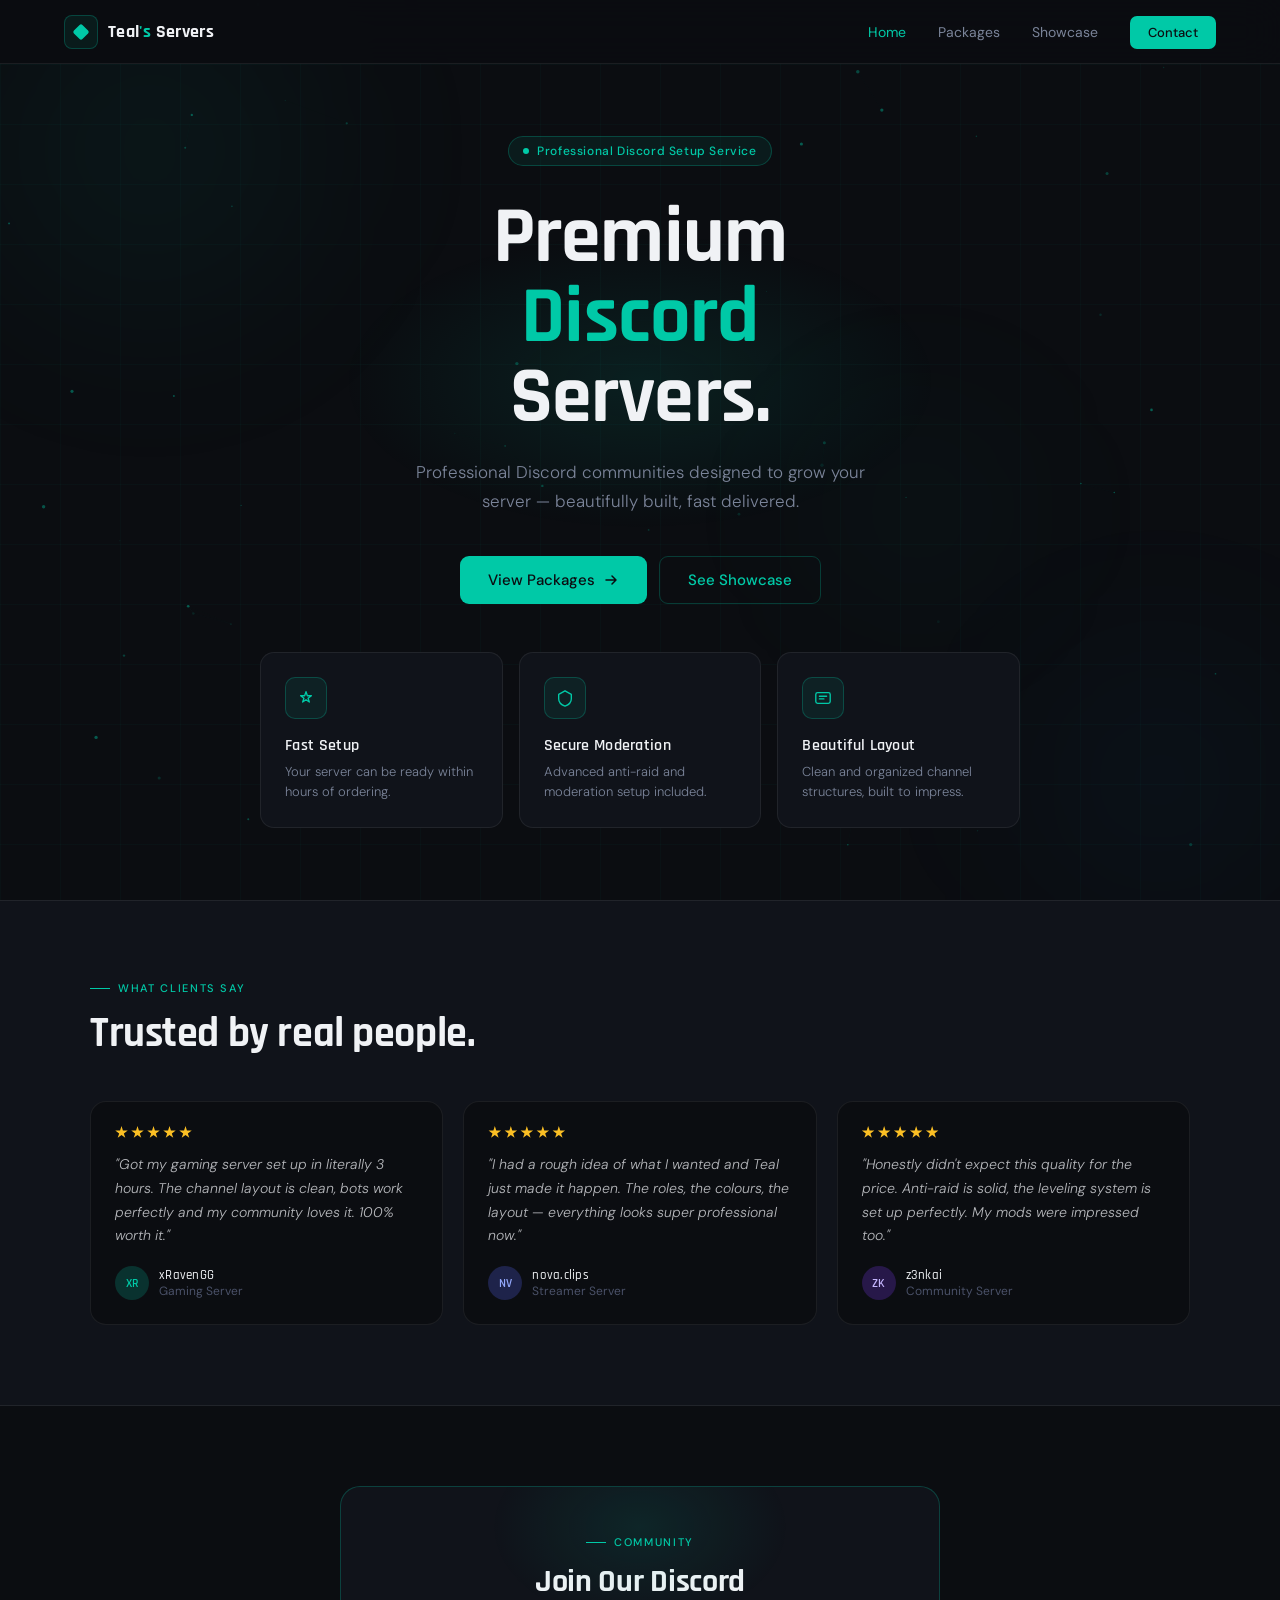
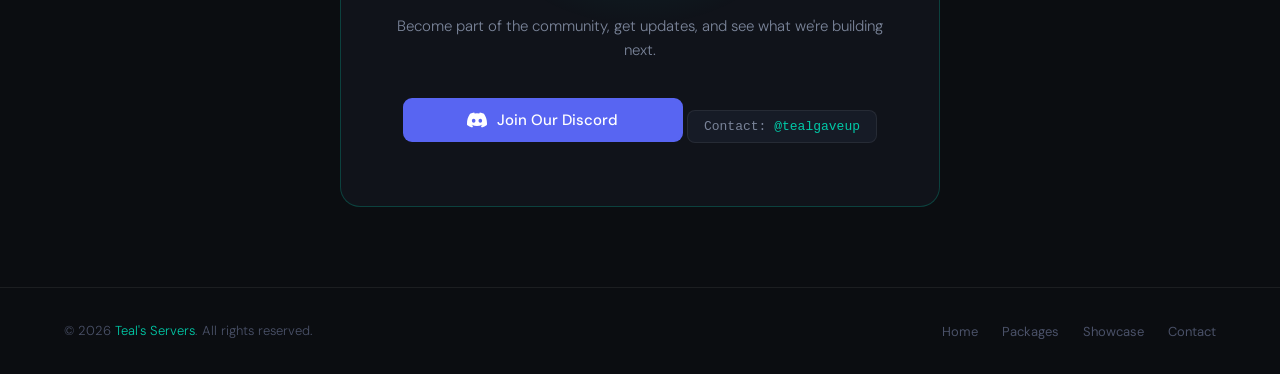
<file: index.html>
<!DOCTYPE html>
<html lang="en">
<head>
<meta charset="UTF-8">
<meta name="viewport" content="width=device-width, initial-scale=1.0">
<title>Teal's Servers — Premium Discord Setup</title>
<link rel="preconnect" href="https://fonts.googleapis.com">
<link rel="preconnect" href="https://fonts.gstatic.com" crossorigin>
<link href="https://fonts.googleapis.com/css2?family=Rajdhani:wght@400;500;600;700&family=DM+Sans:wght@300;400;500&display=swap" rel="stylesheet">
<link rel="icon" href="data:image/svg+xml,<svg xmlns='http://www.w3.org/2000/svg' viewBox='0 0 32 32'><rect x='8' y='8' width='16' height='16' rx='3' fill='%2300C9A7' transform='rotate(45 16 16)'/></svg>">
<style>
*,*::before,*::after{box-sizing:border-box;margin:0;padding:0}
:root{
  --teal:#00C9A7;--teal-dim:#00A88C;--teal-pale:rgba(0,201,167,0.08);
  --bg:#0B0D11;--bg2:#10131A;--bg3:#161B26;
  --border:rgba(255,255,255,0.07);--border-teal:rgba(0,201,167,0.25);
  --text:#F0F2F5;--muted:#7A8499;--muted2:#4A5168;
}
html{scroll-behavior:smooth}
body{font-family:'DM Sans',sans-serif;background:var(--bg);color:var(--text);overflow-x:hidden;min-height:100vh}
::-webkit-scrollbar{width:4px}
::-webkit-scrollbar-track{background:var(--bg)}
::-webkit-scrollbar-thumb{background:var(--teal-dim);border-radius:2px}

#particle-canvas{position:fixed;top:0;left:0;width:100%;height:100%;pointer-events:none;z-index:0}
.orb{position:fixed;border-radius:50%;pointer-events:none;z-index:0;filter:blur(80px);animation:orbFloat linear infinite}
.orb-1{width:500px;height:500px;background:radial-gradient(circle,rgba(0,201,167,0.07) 0%,transparent 70%);top:-100px;left:-100px;animation-duration:20s}
.orb-2{width:400px;height:400px;background:radial-gradient(circle,rgba(0,150,255,0.05) 0%,transparent 70%);bottom:-80px;right:-80px;animation-duration:25s;animation-delay:-10s}
.orb-3{width:300px;height:300px;background:radial-gradient(circle,rgba(0,201,167,0.05) 0%,transparent 70%);top:40%;left:60%;animation-duration:30s;animation-delay:-5s}
@keyframes orbFloat{0%{transform:translate(0,0) scale(1)}25%{transform:translate(30px,-40px) scale(1.05)}50%{transform:translate(-20px,30px) scale(0.95)}75%{transform:translate(40px,20px) scale(1.02)}100%{transform:translate(0,0) scale(1)}}

/* NAV */
nav{position:fixed;top:0;left:0;right:0;z-index:200;height:64px;display:flex;align-items:center;justify-content:space-between;padding:0 5%;background:rgba(11,13,17,0.92);backdrop-filter:blur(20px);-webkit-backdrop-filter:blur(20px);border-bottom:1px solid var(--border)}
.logo{display:flex;align-items:center;gap:10px;text-decoration:none;cursor:pointer}
.logo-box{width:34px;height:34px;background:var(--teal-pale);border:1px solid var(--border-teal);border-radius:8px;display:flex;align-items:center;justify-content:center;animation:logoPulse 3s ease-in-out infinite;flex-shrink:0}
@keyframes logoPulse{0%,100%{box-shadow:0 0 0 0 rgba(0,201,167,0)}50%{box-shadow:0 0 12px 2px rgba(0,201,167,0.2)}}
.logo-diamond{width:12px;height:12px;background:var(--teal);transform:rotate(45deg);border-radius:2px}
.logo-text{font-family:'Rajdhani',sans-serif;font-size:18px;font-weight:700;color:var(--text);letter-spacing:.02em}
.logo-text span{color:var(--teal)}
.nav-links{display:flex;align-items:center;gap:2rem;list-style:none}
.nav-links li a{font-size:14px;color:var(--muted);text-decoration:none;font-weight:400;transition:color .2s;cursor:pointer}
.nav-links li a:hover{color:var(--text)}
.nav-links li a.active{color:var(--teal)}
.nav-cta{background:var(--teal)!important;color:var(--bg)!important;padding:8px 18px;border-radius:7px;font-weight:500!important;font-size:13px!important;transition:background .2s!important}
.nav-cta:hover{background:var(--teal-dim)!important}

/* HAMBURGER */
.hamburger{display:none;flex-direction:column;gap:5px;cursor:pointer;padding:6px;background:none;border:none;z-index:300;border-radius:8px;transition:background .2s}
.hamburger:hover{background:var(--teal-pale)}
.hamburger span{display:block;width:20px;height:1.5px;background:var(--text);border-radius:2px;transition:all .3s ease}
.hamburger.open span:nth-child(1){transform:translateY(6.5px) rotate(45deg)}
.hamburger.open span:nth-child(2){opacity:0;transform:scaleX(0)}
.hamburger.open span:nth-child(3){transform:translateY(-6.5px) rotate(-45deg)}

/* MOBILE DROPDOWN MENU */
.mobile-menu{
  display:none;
  position:fixed;
  top:64px;left:0;right:0;
  z-index:150;
  background:rgba(11,13,17,0.97);
  backdrop-filter:blur(24px);
  -webkit-backdrop-filter:blur(24px);
  border-bottom:1px solid var(--border-teal);
  padding:1rem 5% 1.5rem;
  transform:translateY(-8px);
  opacity:0;
  transition:opacity .25s ease, transform .25s ease;
  pointer-events:none;
}
.mobile-menu.open{
  display:block;
  opacity:1;
  transform:translateY(0);
  pointer-events:all;
}
.mobile-menu-inner{
  display:flex;
  flex-direction:column;
  gap:2px;
}
.mobile-menu a{
  display:flex;
  align-items:center;
  gap:10px;
  font-family:'DM Sans',sans-serif;
  font-size:14px;
  font-weight:400;
  color:var(--muted);
  text-decoration:none;
  cursor:pointer;
  padding:10px 12px;
  border-radius:9px;
  transition:all .18s ease;
  border:1px solid transparent;
  letter-spacing:.01em;
  opacity:0;
  transform:translateY(-6px);
}
.mobile-menu.open a:nth-child(1){animation:menuItemIn .2s ease .05s forwards}
.mobile-menu.open a:nth-child(2){animation:menuItemIn .2s ease .1s forwards}
.mobile-menu.open a:nth-child(3){animation:menuItemIn .2s ease .15s forwards}
.mobile-menu.open a:nth-child(4){animation:menuItemIn .2s ease .2s forwards}
@keyframes menuItemIn{from{opacity:0;transform:translateY(-6px)}to{opacity:1;transform:translateY(0)}}
.mobile-menu a:hover{color:var(--text);background:var(--teal-pale);border-color:var(--border-teal)}
.mobile-menu a.active{color:var(--teal)}
.mobile-menu a.active .m-dot{background:var(--teal)}
.m-dot{width:5px;height:5px;border-radius:50%;background:var(--muted2);flex-shrink:0;transition:background .2s}
.mobile-menu .m-cta{background:var(--teal);color:var(--bg)!important;border-color:var(--teal)!important;font-weight:500;margin-top:6px}
.mobile-menu .m-cta:hover{background:var(--teal-dim)!important}
.mobile-menu .m-cta .m-dot{background:var(--bg)!important}

/* PAGE TRANSITIONS */
.page{display:none;padding-top:64px;min-height:100vh;position:relative;z-index:1}
.page.active{display:block;animation:pageIn .3s ease both}
@keyframes pageIn{from{opacity:0;transform:translateY(10px)}to{opacity:1;transform:translateY(0)}}

@keyframes fadeUp{from{opacity:0;transform:translateY(28px)}to{opacity:1;transform:translateY(0)}}
@keyframes gridShift{0%{background-position:0 0}100%{background-position:60px 60px}}
@keyframes glowPulse{0%,100%{opacity:.6;transform:translateX(-50%) scale(1)}50%{opacity:1;transform:translateX(-50%) scale(1.1)}}
@keyframes blink{0%,100%{opacity:1}50%{opacity:.3}}

/* HERO */
.hero{min-height:calc(100vh - 64px);display:flex;align-items:center;justify-content:center;text-align:center;padding:4rem 5%;position:relative;overflow:hidden}
.hero-grid-bg{position:absolute;inset:0;background-image:linear-gradient(rgba(0,201,167,.03) 1px,transparent 1px),linear-gradient(90deg,rgba(0,201,167,.03) 1px,transparent 1px);background-size:60px 60px;pointer-events:none;animation:gridShift 20s linear infinite}
.hero-glow{position:absolute;top:20%;left:50%;transform:translateX(-50%);width:600px;height:300px;background:radial-gradient(ellipse,rgba(0,201,167,.1) 0%,transparent 70%);pointer-events:none;animation:glowPulse 4s ease-in-out infinite}
.hero-inner{position:relative;z-index:1;max-width:760px;animation:fadeUp .8s ease-out both}
.hero-badge{display:inline-flex;align-items:center;gap:8px;background:var(--teal-pale);border:1px solid var(--border-teal);color:var(--teal);font-size:12px;font-weight:500;padding:6px 14px;border-radius:100px;margin-bottom:2rem;letter-spacing:.05em}
.badge-dot{width:6px;height:6px;background:var(--teal);border-radius:50%;animation:blink 2s infinite}
.hero h1{font-family:'Rajdhani',sans-serif;font-size:clamp(44px,7vw,80px);font-weight:700;line-height:1;letter-spacing:-.01em;color:var(--text);margin-bottom:1.25rem;animation:fadeUp .8s ease-out .1s both}
.hero h1 .teal{color:var(--teal)}
.hero-sub{font-size:clamp(15px,2vw,17px);color:var(--muted);line-height:1.7;font-weight:300;max-width:480px;margin:0 auto 2.5rem;animation:fadeUp .8s ease-out .2s both}
.hero-buttons{display:flex;gap:12px;justify-content:center;flex-wrap:wrap;margin-bottom:3rem;animation:fadeUp .8s ease-out .3s both}

/* FEATURES */
.features-grid{display:grid;grid-template-columns:repeat(3,1fr);gap:16px;max-width:900px;margin:0 auto;animation:fadeUp .8s ease-out .4s both}
.feature-card{background:var(--bg2);border:1px solid var(--border);border-radius:14px;padding:24px;text-align:left;transition:all .25s;position:relative;overflow:hidden}
.feature-card::after{content:'';position:absolute;top:0;left:0;right:0;height:2px;background:linear-gradient(90deg,var(--teal),transparent);opacity:0;transition:opacity .25s}
.feature-card:hover{border-color:var(--border-teal);transform:translateY(-3px)}
.feature-card:hover::after{opacity:1}
.feature-icon{width:42px;height:42px;background:var(--teal-pale);border:1px solid var(--border-teal);border-radius:10px;display:flex;align-items:center;justify-content:center;margin-bottom:1rem}
.feature-icon svg{width:18px;height:18px;stroke:var(--teal)}
.feature-title{font-family:'Rajdhani',sans-serif;font-size:16px;font-weight:600;color:var(--text);margin-bottom:6px;letter-spacing:.02em}
.feature-desc{font-size:13px;color:var(--muted);line-height:1.6;font-weight:300}

/* SECTION SHARED */
.section-wrap{padding:5rem 5%;position:relative;z-index:1;max-width:1100px;margin:0 auto}
.section-label{font-size:11px;font-weight:500;color:var(--teal);letter-spacing:.15em;text-transform:uppercase;display:flex;align-items:center;gap:8px;margin-bottom:.75rem}
.section-label::before{content:'';width:20px;height:1px;background:var(--teal);display:block}
.section-title{font-family:'Rajdhani',sans-serif;font-size:clamp(28px,4vw,42px);font-weight:700;color:var(--text);letter-spacing:-.01em;margin-bottom:.75rem}
.section-sub{font-size:15px;color:var(--muted);font-weight:300;line-height:1.7;max-width:480px;margin-bottom:2.5rem}

/* TESTIMONIALS */
.testimonials-bg{background:var(--bg2);border-top:1px solid var(--border);border-bottom:1px solid var(--border);padding:5rem 5%}
.testimonials-inner{max-width:1100px;margin:0 auto}
.testimonials-grid{display:grid;grid-template-columns:repeat(3,1fr);gap:20px;margin-top:2.5rem}
.tcard{background:var(--bg);border:1px solid var(--border);border-radius:16px;padding:24px;transition:all .25s;position:relative;overflow:hidden}
.tcard::after{content:'';position:absolute;top:0;left:0;right:0;height:2px;background:linear-gradient(90deg,var(--teal),transparent);opacity:0;transition:opacity .25s}
.tcard:hover{border-color:var(--border-teal);transform:translateY(-3px)}
.tcard:hover::after{opacity:1}
.tcard-stars{display:flex;gap:3px;margin-bottom:14px}
.star{width:13px;height:13px;background:#FBBF24;clip-path:polygon(50% 0%,61% 35%,98% 35%,68% 57%,79% 91%,50% 70%,21% 91%,32% 57%,2% 35%,39% 35%)}
.tcard-text{font-size:14px;color:rgba(240,242,245,0.75);line-height:1.7;font-weight:300;font-style:italic;margin-bottom:18px}
.tcard-author{display:flex;align-items:center;gap:10px}
.tcard-avatar{width:34px;height:34px;border-radius:50%;display:flex;align-items:center;justify-content:center;font-size:12px;font-weight:600;flex-shrink:0;font-family:'Rajdhani',sans-serif}
.av1{background:rgba(0,201,167,0.2);color:var(--teal)}
.av2{background:rgba(88,101,242,0.25);color:#93A8FB}
.av3{background:rgba(124,58,237,0.25);color:#C4B5FD}
.tcard-name{font-size:13px;font-weight:500;color:var(--text);font-family:'Rajdhani',sans-serif;letter-spacing:.02em}
.tcard-handle{font-size:12px;color:var(--muted2)}

/* COMMUNITY */
.community-section{padding:5rem 5%;text-align:center;position:relative;z-index:1}
.community-card{max-width:600px;margin:0 auto;background:var(--bg2);border:1px solid var(--border-teal);border-radius:20px;padding:3rem;position:relative;overflow:hidden}
.community-card::before{content:'';position:absolute;top:-60px;left:50%;transform:translateX(-50%);width:300px;height:200px;background:radial-gradient(ellipse,rgba(0,201,167,.1) 0%,transparent 70%);pointer-events:none}
.community-card h2{font-family:'Rajdhani',sans-serif;font-size:32px;font-weight:700;color:var(--text);margin-bottom:.75rem;letter-spacing:-.01em}
.community-card p{font-size:15px;color:var(--muted);line-height:1.6;font-weight:300;margin-bottom:1.75rem}
.discord-username{display:inline-block;background:var(--bg3);border:1px solid var(--border);border-radius:8px;padding:8px 16px;font-size:13px;color:var(--muted);margin-top:1.25rem;font-family:monospace}
.discord-username span{color:var(--teal)}

/* BUTTONS */
.btn-primary{display:inline-flex;align-items:center;gap:8px;background:var(--teal);color:var(--bg);padding:13px 28px;border-radius:9px;font-size:15px;font-weight:500;text-decoration:none;border:none;cursor:pointer;font-family:'DM Sans',sans-serif;transition:all .2s}
.btn-primary:hover{background:var(--teal-dim);transform:translateY(-2px)}
.btn-outline{display:inline-flex;align-items:center;gap:8px;background:transparent;color:var(--teal);padding:13px 28px;border-radius:9px;font-size:15px;font-weight:500;text-decoration:none;border:1px solid var(--border-teal);cursor:pointer;font-family:'DM Sans',sans-serif;transition:all .2s}
.btn-outline:hover{background:var(--teal-pale);transform:translateY(-2px)}
.btn-discord{display:inline-flex;align-items:center;gap:10px;background:#5865F2;color:white;padding:12px 28px;border-radius:9px;font-size:15px;font-weight:500;text-decoration:none;border:none;cursor:pointer;font-family:'DM Sans',sans-serif;transition:all .2s;width:100%;justify-content:center;margin-bottom:1rem}
.btn-discord:hover{background:#4752C4;transform:translateY(-2px)}

/* PAGE HERO */
.page-hero{padding:4rem 5% 3rem;text-align:center;position:relative;overflow:hidden}
.page-hero-glow{position:absolute;top:0;left:50%;transform:translateX(-50%);width:500px;height:200px;background:radial-gradient(ellipse,rgba(0,201,167,.08) 0%,transparent 70%);pointer-events:none;animation:glowPulse 4s ease-in-out infinite}
.page-tag{display:inline-block;font-size:11px;font-weight:500;color:var(--teal);letter-spacing:.15em;text-transform:uppercase;margin-bottom:1rem}
.page-hero h1{font-family:'Rajdhani',sans-serif;font-size:clamp(32px,5vw,56px);font-weight:700;color:var(--text);letter-spacing:-.01em;margin-bottom:1rem;animation:fadeUp .6s ease-out both}
.page-hero p{font-size:15px;color:var(--muted);font-weight:300;max-width:440px;margin:0 auto;line-height:1.7}

/* PACKAGES */
.packages-grid{display:grid;grid-template-columns:repeat(3,1fr);gap:20px;max-width:1100px;margin:0 auto;padding:2rem 5% 4rem}
.pkg-card{background:var(--bg2);border:1px solid var(--border);border-radius:18px;padding:28px;display:flex;flex-direction:column;transition:all .25s;position:relative;overflow:hidden;animation:fadeUp .6s ease-out both}
.pkg-card:nth-child(1){animation-delay:.1s}.pkg-card:nth-child(2){animation-delay:.2s}.pkg-card:nth-child(3){animation-delay:.3s}
.pkg-card.featured{border-color:var(--border-teal);background:var(--bg3)}
.pkg-card.featured::before{content:'';position:absolute;top:0;left:0;right:0;height:2px;background:linear-gradient(90deg,var(--teal),#00FFD1)}
.pkg-card:hover{border-color:var(--border-teal);transform:translateY(-4px)}
.pkg-badge{display:inline-block;background:var(--teal-pale);border:1px solid var(--border-teal);color:var(--teal);font-size:11px;font-weight:500;padding:4px 10px;border-radius:100px;margin-bottom:1.25rem;letter-spacing:.05em;width:fit-content}
.pkg-name{font-family:'Rajdhani',sans-serif;font-size:24px;font-weight:700;color:var(--text);margin-bottom:4px}
.pkg-sub{font-size:13px;color:var(--muted);font-weight:300;margin-bottom:.75rem}
.pkg-price{font-family:'Rajdhani',sans-serif;font-size:36px;font-weight:700;color:var(--teal);letter-spacing:-.02em;margin-bottom:1.25rem}
.pkg-price span{font-size:15px;color:var(--muted);font-family:'DM Sans',sans-serif;font-weight:300}
.pkg-divider{height:1px;background:var(--border);margin:0 0 1.5rem}
.pkg-features{list-style:none;display:flex;flex-direction:column;gap:10px;flex:1;margin-bottom:2rem}
.pkg-features li{display:flex;align-items:center;gap:10px;font-size:14px;color:var(--text);font-weight:300}
.check{width:18px;height:18px;border-radius:50%;background:var(--teal-pale);border:1px solid var(--border-teal);display:flex;align-items:center;justify-content:center;flex-shrink:0}
.check::after{content:'';width:6px;height:4px;border-left:1.5px solid var(--teal);border-bottom:1.5px solid var(--teal);transform:rotate(-45deg) translateY(-1px);display:block}

/* FAQ */
.faq-section{padding:5rem 5%;position:relative;z-index:1}
.faq-inner{max-width:700px;margin:0 auto}
.faq-list{display:flex;flex-direction:column;gap:12px;margin-top:2.5rem}
.faq-item{background:var(--bg2);border:1px solid var(--border);border-radius:12px;overflow:hidden;transition:border-color .2s}
.faq-item.open{border-color:var(--border-teal)}
.faq-q{display:flex;align-items:center;justify-content:space-between;padding:18px 22px;cursor:pointer;gap:12px}
.faq-q-text{font-size:15px;font-weight:500;color:var(--text);font-family:'Rajdhani',sans-serif;letter-spacing:.01em}
.faq-icon{width:20px;height:20px;flex-shrink:0;display:flex;align-items:center;justify-content:center;transition:transform .3s}
.faq-item.open .faq-icon{transform:rotate(45deg)}
.faq-icon::before,.faq-icon::after{content:'';position:absolute;background:var(--teal);border-radius:1px}
.faq-icon{position:relative}
.faq-icon::before{width:12px;height:2px}
.faq-icon::after{width:2px;height:12px}
.faq-a{max-height:0;overflow:hidden;transition:max-height .35s ease,padding .35s ease}
.faq-item.open .faq-a{max-height:200px}
.faq-a-inner{padding:0 22px 18px;font-size:14px;color:var(--muted);line-height:1.7;font-weight:300}

/* SHOWCASE */
.showcase-grid{display:grid;grid-template-columns:repeat(2,1fr);gap:20px;max-width:1000px;margin:0 auto;padding:2rem 5% 5rem}
.showcase-card{background:var(--bg2);border:1px solid var(--border);border-radius:16px;overflow:hidden;transition:all .25s;animation:fadeUp .6s ease-out both}
.showcase-card:nth-child(1){animation-delay:.1s}.showcase-card:nth-child(2){animation-delay:.2s}.showcase-card:nth-child(3){animation-delay:.3s}.showcase-card:nth-child(4){animation-delay:.4s}
.showcase-card:hover{border-color:var(--border-teal);transform:translateY(-3px)}
.showcase-thumb{height:140px;display:flex;align-items:center;justify-content:center;position:relative;overflow:hidden}
.st-1{background:linear-gradient(135deg,#0B1A2E,#0F2A3A)}.st-2{background:linear-gradient(135deg,#1A0D2E,#2A0F3A)}.st-3{background:linear-gradient(135deg,#0D1A1A,#0A2A2A)}.st-4{background:linear-gradient(135deg,#1A1A0D,#2A2A0A)}
.thumb-label{font-family:'Rajdhani',sans-serif;font-size:42px;font-weight:700;opacity:.18;color:white;user-select:none}
.thumb-tag{position:absolute;bottom:12px;left:16px;background:rgba(0,0,0,.5);border:1px solid var(--border-teal);color:var(--teal);font-size:10px;font-weight:500;padding:3px 10px;border-radius:100px;letter-spacing:.08em}
.showcase-body{padding:18px 20px 22px}
.showcase-title{font-family:'Rajdhani',sans-serif;font-size:18px;font-weight:700;color:var(--text);margin-bottom:6px}
.showcase-desc{font-size:13px;color:var(--muted);line-height:1.6;font-weight:300}
.showcase-footer{text-align:center;padding:0 5% 4rem;color:var(--muted);font-size:14px;font-weight:300}
.showcase-footer span{color:var(--teal)}

/* CONTACT */
.contact-grid{display:grid;grid-template-columns:1fr 1fr;gap:40px;max-width:900px;margin:0 auto;padding:2rem 5% 5rem;align-items:start}
.contact-info h2{font-family:'Rajdhani',sans-serif;font-size:28px;font-weight:700;color:var(--text);margin-bottom:1rem}
.contact-info p{font-size:14px;color:var(--muted);line-height:1.7;font-weight:300;margin-bottom:2rem}
.contact-detail{display:flex;flex-direction:column;gap:16px}
.detail-card{background:var(--bg2);border:1px solid var(--border);border-radius:12px;padding:16px 20px;display:flex;align-items:flex-start;gap:14px;transition:border-color .2s}
.detail-card:hover{border-color:var(--border-teal)}
.detail-icon{width:36px;height:36px;background:var(--teal-pale);border:1px solid var(--border-teal);border-radius:8px;display:flex;align-items:center;justify-content:center;flex-shrink:0}
.detail-icon svg{width:16px;height:16px;stroke:var(--teal)}
.detail-title{font-size:13px;font-weight:500;color:var(--text);margin-bottom:3px}
.detail-value{font-size:13px;color:var(--muted);font-weight:300}
.contact-discord{background:var(--bg2);border:1px solid var(--border-teal);border-radius:18px;padding:2.5rem;text-align:center;position:relative;overflow:hidden}
.contact-discord::before{content:'';position:absolute;top:-40px;left:50%;transform:translateX(-50%);width:200px;height:150px;background:radial-gradient(ellipse,rgba(0,201,167,.1) 0%,transparent 70%);pointer-events:none}
.discord-icon-wrap{width:64px;height:64px;background:#5865F2;border-radius:16px;display:flex;align-items:center;justify-content:center;margin:0 auto 1.25rem}
.contact-discord h3{font-family:'Rajdhani',sans-serif;font-size:22px;font-weight:700;color:var(--text);margin-bottom:.75rem}
.contact-discord p{font-size:14px;color:var(--muted);line-height:1.6;font-weight:300;margin-bottom:1.5rem}
.handle-pill{display:inline-block;background:var(--bg3);border:1px solid var(--border);border-radius:8px;padding:8px 16px;font-size:13px;color:var(--muted);font-family:monospace}
.handle-pill span{color:var(--teal)}

/* FOOTER */
footer{border-top:1px solid var(--border);padding:2rem 5%;display:flex;align-items:center;justify-content:space-between;flex-wrap:wrap;gap:1rem;position:relative;z-index:1}
.footer-left{font-size:13px;color:var(--muted2);font-weight:300}
.footer-left span{color:var(--teal)}
.footer-links{display:flex;gap:1.5rem;list-style:none}
.footer-links a{font-size:13px;color:var(--muted2);text-decoration:none;cursor:pointer;transition:color .2s}
.footer-links a:hover{color:var(--teal)}

/* RESPONSIVE */
@media(max-width:900px){
  .testimonials-grid{grid-template-columns:repeat(2,1fr)}
  .packages-grid{grid-template-columns:1fr;max-width:480px}
  .showcase-grid{grid-template-columns:1fr;max-width:500px}
  .contact-grid{grid-template-columns:1fr}
  .features-grid{grid-template-columns:1fr;max-width:460px}
}
@media(max-width:700px){
  .testimonials-grid{grid-template-columns:1fr}
  .nav-links{display:none}
  .hamburger{display:flex}
  .hero{padding:3rem 5%}
  .hero-glow{width:300px;height:200px}
  .community-card{padding:2rem 1.5rem}
  .packages-grid{padding:1.5rem 5% 3rem}
  .section-wrap{padding:3rem 5%}
  .faq-section{padding:3rem 5%}
  .testimonials-bg{padding:3rem 5%}
}
@media(max-width:420px){
  .hero-buttons{flex-direction:column;align-items:center}
  .btn-primary,.btn-outline{width:100%;justify-content:center}
  .footer-links{display:none}
}
</style>
</head>
<body>

<div class="orb orb-1"></div>
<div class="orb orb-2"></div>
<div class="orb orb-3"></div>
<canvas id="particle-canvas"></canvas>

<!-- NAV -->
<nav>
  <div class="logo" onclick="showPage('home')">
    <div class="logo-box"><div class="logo-diamond"></div></div>
    <span class="logo-text">Teal<span>'s</span> Servers</span>
  </div>
  <ul class="nav-links">
    <li><a onclick="showPage('home')" class="active" id="nav-home">Home</a></li>
    <li><a onclick="showPage('packages')" id="nav-packages">Packages</a></li>
    <li><a onclick="showPage('showcase')" id="nav-showcase">Showcase</a></li>
    <li><a onclick="showPage('contact')" id="nav-contact" class="nav-cta">Contact</a></li>
  </ul>
  <button class="hamburger" id="hamburger" aria-label="Menu" onclick="toggleMenu()">
    <span></span><span></span><span></span>
  </button>
</nav>

<!-- MOBILE MENU -->
<div class="mobile-menu" id="mobile-menu">
  <div class="mobile-menu-inner">
    <a onclick="showPage('home');closeMenu()" id="mnav-home" class="active"><span class="m-dot"></span>Home</a>
    <a onclick="showPage('packages');closeMenu()" id="mnav-packages"><span class="m-dot"></span>Packages</a>
    <a onclick="showPage('showcase');closeMenu()" id="mnav-showcase"><span class="m-dot"></span>Showcase</a>
    <a onclick="showPage('contact');closeMenu()" id="mnav-contact" class="m-cta"><span class="m-dot"></span>Contact</a>
  </div>
</div>

<!-- ══ HOME ══ -->
<div class="page active" id="page-home">
  <section class="hero">
    <div class="hero-grid-bg"></div>
    <div class="hero-glow"></div>
    <div class="hero-inner">
      <div class="hero-badge"><div class="badge-dot"></div>Professional Discord Setup Service</div>
      <h1>Premium<br><span class="teal">Discord</span><br>Servers.</h1>
      <p class="hero-sub">Professional Discord communities designed to grow your server — beautifully built, fast delivered.</p>
      <div class="hero-buttons">
        <button class="btn-primary" onclick="showPage('packages')">View Packages <svg width="16" height="16" viewBox="0 0 16 16" fill="none"><path d="M3 8h10M9 4l4 4-4 4" stroke="currentColor" stroke-width="1.5" stroke-linecap="round" stroke-linejoin="round"/></svg></button>
        <button class="btn-outline" onclick="showPage('showcase')">See Showcase</button>
      </div>
      <div class="features-grid">
        <div class="feature-card">
          <div class="feature-icon"><svg viewBox="0 0 20 20" fill="none" stroke-width="1.5" stroke-linecap="round" stroke-linejoin="round"><path d="M10 3l1.5 4.5H16l-3.7 2.7 1.4 4.3L10 12l-3.7 2.5 1.4-4.3L4 7.5h4.5z"/></svg></div>
          <div class="feature-title">Fast Setup</div>
          <p class="feature-desc">Your server can be ready within hours of ordering.</p>
        </div>
        <div class="feature-card">
          <div class="feature-icon"><svg viewBox="0 0 20 20" fill="none" stroke-width="1.5" stroke-linecap="round" stroke-linejoin="round"><path d="M10 2L3 6v5c0 4 3 6.5 7 8 4-1.5 7-4 7-8V6l-7-4z"/></svg></div>
          <div class="feature-title">Secure Moderation</div>
          <p class="feature-desc">Advanced anti-raid and moderation setup included.</p>
        </div>
        <div class="feature-card">
          <div class="feature-icon"><svg viewBox="0 0 20 20" fill="none" stroke-width="1.5" stroke-linecap="round" stroke-linejoin="round"><rect x="2" y="4" width="16" height="12" rx="2"/><path d="M6 8h8M6 11h5"/></svg></div>
          <div class="feature-title">Beautiful Layout</div>
          <p class="feature-desc">Clean and organized channel structures, built to impress.</p>
        </div>
      </div>
    </div>
  </section>

  <!-- TESTIMONIALS -->
  <div class="testimonials-bg">
    <div class="testimonials-inner">
      <div class="section-label">What clients say</div>
      <div class="section-title">Trusted by real people.</div>
      <div class="testimonials-grid">
        <div class="tcard">
          <div class="tcard-stars"><div class="star"></div><div class="star"></div><div class="star"></div><div class="star"></div><div class="star"></div></div>
          <p class="tcard-text">"Got my gaming server set up in literally 3 hours. The channel layout is clean, bots work perfectly and my community loves it. 100% worth it."</p>
          <div class="tcard-author">
            <div class="tcard-avatar av1">XR</div>
            <div><div class="tcard-name">xRavenGG</div><div class="tcard-handle">Gaming Server</div></div>
          </div>
        </div>
        <div class="tcard">
          <div class="tcard-stars"><div class="star"></div><div class="star"></div><div class="star"></div><div class="star"></div><div class="star"></div></div>
          <p class="tcard-text">"I had a rough idea of what I wanted and Teal just made it happen. The roles, the colours, the layout — everything looks super professional now."</p>
          <div class="tcard-author">
            <div class="tcard-avatar av2">NV</div>
            <div><div class="tcard-name">nova.clips</div><div class="tcard-handle">Streamer Server</div></div>
          </div>
        </div>
        <div class="tcard">
          <div class="tcard-stars"><div class="star"></div><div class="star"></div><div class="star"></div><div class="star"></div><div class="star"></div></div>
          <p class="tcard-text">"Honestly didn't expect this quality for the price. Anti-raid is solid, the leveling system is set up perfectly. My mods were impressed too."</p>
          <div class="tcard-author">
            <div class="tcard-avatar av3">ZK</div>
            <div><div class="tcard-name">z3nkai</div><div class="tcard-handle">Community Server</div></div>
          </div>
        </div>
      </div>
    </div>
  </div>

  <section class="community-section">
    <div class="community-card">
      <div class="section-label" style="justify-content:center;">Community</div>
      <h2>Join Our Discord</h2>
      <p>Become part of the community, get updates, and see what we're building next.</p>
      <a href="https://discord.gg/AhwZUt9kAU" target="_blank" class="btn-discord" style="max-width:280px;margin:0 auto 1rem;">
        <svg width="20" height="20" viewBox="0 0 127.14 96.36" fill="white"><path d="M107.7,8.07A105.15,105.15,0,0,0,81.47,0a72.06,72.06,0,0,0-3.36,6.83A97.68,97.68,0,0,0,49,6.83,72.37,72.37,0,0,0,45.64,0,105.89,105.89,0,0,0,19.39,8.09C2.79,32.65-1.71,56.6.54,80.21h0A105.73,105.73,0,0,0,32.71,96.36,77.7,77.7,0,0,0,39.6,85.25a68.42,68.42,0,0,1-10.85-5.18c.91-.66,1.8-1.34,2.66-2a75.57,75.57,0,0,0,64.32,0c.87.71,1.76,1.39,2.66,2a68.68,68.68,0,0,1-10.87,5.19,77,77,0,0,0,6.89,11.1A105.25,105.25,0,0,0,126.6,80.22h0C129.24,52.84,122.09,29.11,107.7,8.07ZM42.45,65.69C36.18,65.69,31,60,31,53s5-12.74,11.43-12.74S54,46,53.89,53,48.84,65.69,42.45,65.69Zm42.24,0C78.41,65.69,73.25,60,73.25,53s5-12.74,11.44-12.74S96.23,46,96.12,53,91.08,65.69,84.69,65.69Z"/></svg>
        Join Our Discord
      </a>
      <div class="discord-username">Contact: <span>@tealgaveup</span></div>
    </div>
  </section>

  <footer>
    <div class="footer-left">© 2026 <span>Teal's Servers</span>. All rights reserved.</div>
    <ul class="footer-links"><li><a onclick="showPage('home')">Home</a></li><li><a onclick="showPage('packages')">Packages</a></li><li><a onclick="showPage('showcase')">Showcase</a></li><li><a onclick="showPage('contact')">Contact</a></li></ul>
  </footer>
</div>

<!-- ══ PACKAGES ══ -->
<div class="page" id="page-packages">
  <div class="page-hero">
    <div class="page-hero-glow"></div>
    <div class="page-tag">What we offer</div>
    <h1>Discord Server Packages</h1>
    <p>Simple, transparent pricing. Pick a package and I'll handle the rest.</p>
  </div>

  <div style="text-align:center;padding:.75rem 5% 0;display:flex;align-items:center;justify-content:center;gap:6px;">
    <div style="width:6px;height:6px;border-radius:50%;background:var(--teal);animation:blink 2s infinite;flex-shrink:0;"></div>
    <span id="currency-label" style="font-size:12px;color:var(--muted);">Detecting your location...</span>
  </div>

  <div class="packages-grid">
    <div class="pkg-card">
      <div class="pkg-badge">Starter</div>
      <div class="pkg-name">Basic Server</div>
      <div class="pkg-sub">Everything you need to get started</div>
      <div class="pkg-price"><span class="price-display" data-usd="2">$2</span> <span>/ one-time</span></div>
      <div class="pkg-divider"></div>
      <ul class="pkg-features">
        <li><div class="check"></div>Channel Setup</li>
        <li><div class="check"></div>Roles System</li>
        <li><div class="check"></div>Basic Bots</li>
        <li><div class="check"></div>Simple Layout</li>
      </ul>
      <button class="btn-outline" onclick="showPage('contact')" style="width:100%">Order Basic →</button>
    </div>
    <div class="pkg-card featured">
      <div class="pkg-badge">Most Popular</div>
      <div class="pkg-name">Gaming Server</div>
      <div class="pkg-sub">Built for gaming communities</div>
      <div class="pkg-price"><span class="price-display" data-usd="4">$4</span> <span>/ one-time</span></div>
      <div class="pkg-divider"></div>
      <ul class="pkg-features">
        <li><div class="check"></div>Game Roles</li>
        <li><div class="check"></div>Voice Channels</li>
        <li><div class="check"></div>Moderation Bots</li>
        <li><div class="check"></div>Events Channel</li>
      </ul>
      <button class="btn-primary" onclick="showPage('contact')" style="width:100%">Order Gaming →</button>
    </div>
    <div class="pkg-card">
      <div class="pkg-badge">Premium</div>
      <div class="pkg-name">Community Server</div>
      <div class="pkg-sub">For serious communities</div>
      <div class="pkg-price"><span class="price-display" data-usd="7">$7</span> <span>/ one-time</span></div>
      <div class="pkg-divider"></div>
      <ul class="pkg-features">
        <li><div class="check"></div>Advanced Moderation</li>
        <li><div class="check"></div>Leveling System</li>
        <li><div class="check"></div>Custom Layout</li>
        <li><div class="check"></div>Community Channels</li>
      </ul>
      <button class="btn-outline" onclick="showPage('contact')" style="width:100%">Order Community →</button>
    </div>
  </div>

  <div style="text-align:center;padding:0 5% 1.5rem;display:flex;flex-direction:column;align-items:center;gap:8px;">
    <p style="font-size:13px;color:var(--muted2);font-style:italic;">All prices are negotiable — just reach out on Discord.</p>
  </div>

  <!-- FAQ -->
  <div class="faq-section">
    <div class="faq-inner">
      <div class="section-label" style="justify-content:center;">FAQ</div>
      <div class="section-title" style="text-align:center;">Common questions.</div>
      <div class="faq-list">
        <div class="faq-item" onclick="toggleFaq(this)">
          <div class="faq-q"><span class="faq-q-text">How do I give you access to my server?</span><div class="faq-icon"></div></div>
          <div class="faq-a"><div class="faq-a-inner">You just add me as an admin temporarily. I'll set everything up and you can remove my access once you're happy with the result. I never touch anything I'm not supposed to.</div></div>
        </div>
        <div class="faq-item" onclick="toggleFaq(this)">
          <div class="faq-q"><span class="faq-q-text">How do I pay?</span><div class="faq-icon"></div></div>
          <div class="faq-a"><div class="faq-a-inner">Payment is handled through Discord. Message me at @tealgaveup and I'll send you the payment details. I accept PayPal and most major methods.</div></div>
        </div>
        <div class="faq-item" onclick="toggleFaq(this)">
          <div class="faq-q"><span class="faq-q-text">How long does setup take?</span><div class="faq-icon"></div></div>
          <div class="faq-a"><div class="faq-a-inner">Most servers are fully set up within 24 hours of ordering. Basic servers are often done within just a few hours.</div></div>
        </div>
        <div class="faq-item" onclick="toggleFaq(this)">
          <div class="faq-q"><span class="faq-q-text">What if I'm not happy with the result?</span><div class="faq-icon"></div></div>
          <div class="faq-a"><div class="faq-a-inner">I'll revise it until you're satisfied. Just message me and tell me what you'd like changed — I want you to love the final result.</div></div>
        </div>
        <div class="faq-item" onclick="toggleFaq(this)">
          <div class="faq-q"><span class="faq-q-text">Can I request something custom not in the packages?</span><div class="faq-icon"></div></div>
          <div class="faq-a"><div class="faq-a-inner">Absolutely. Message me on Discord and describe what you need — custom bots, unique role structures, special layouts — and I'll give you a quote.</div></div>
        </div>
      </div>
    </div>
  </div>

  <footer>
    <div class="footer-left">© 2026 <span>Teal's Servers</span>. All rights reserved.</div>
    <ul class="footer-links"><li><a onclick="showPage('home')">Home</a></li><li><a onclick="showPage('packages')">Packages</a></li><li><a onclick="showPage('showcase')">Showcase</a></li><li><a onclick="showPage('contact')">Contact</a></li></ul>
  </footer>
</div>

<!-- ══ SHOWCASE ══ -->
<div class="page" id="page-showcase">
  <div class="page-hero">
    <div class="page-hero-glow"></div>
    <div class="page-tag">Portfolio</div>
    <h1>Server Showcase</h1>
    <p>Examples of Discord servers I have designed. Every one built with care and precision.</p>
  </div>
  <div class="showcase-grid">
    <div class="showcase-card"><div class="showcase-thumb st-1"><div class="thumb-label">GC</div><div class="thumb-tag">Gaming</div></div><div class="showcase-body"><div class="showcase-title">Gaming Community</div><p class="showcase-desc">Organized channels, voice rooms, and game role systems for a seamless experience.</p></div></div>
    <div class="showcase-card"><div class="showcase-thumb st-2"><div class="thumb-label">SS</div><div class="thumb-tag">Content Creator</div></div><div class="showcase-body"><div class="showcase-title">Streamer Server</div><p class="showcase-desc">Perfect for Twitch or YouTube creators with dedicated fan channels and alerts.</p></div></div>
    <div class="showcase-card"><div class="showcase-thumb st-3"><div class="thumb-label">LC</div><div class="thumb-tag">Community</div></div><div class="showcase-body"><div class="showcase-title">Large Community</div><p class="showcase-desc">Advanced moderation, leveling system, and clean layouts built to scale.</p></div></div>
    <div class="showcase-card"><div class="showcase-thumb st-4"><div class="thumb-label">ET</div><div class="thumb-tag">Esports</div></div><div class="showcase-body"><div class="showcase-title">Esports Team</div><p class="showcase-desc">Private team channels, scrim rooms, and event organization for competitive play.</p></div></div>
  </div>
  <div class="showcase-footer">More server designs coming <span>soon</span>.</div>
  <footer>
    <div class="footer-left">© 2026 <span>Teal's Servers</span>. All rights reserved.</div>
    <ul class="footer-links"><li><a onclick="showPage('home')">Home</a></li><li><a onclick="showPage('packages')">Packages</a></li><li><a onclick="showPage('showcase')">Showcase</a></li><li><a onclick="showPage('contact')">Contact</a></li></ul>
  </footer>
</div>

<!-- ══ CONTACT ══ -->
<div class="page" id="page-contact">
  <div class="page-hero">
    <div class="page-hero-glow"></div>
    <div class="page-tag">Get in touch</div>
    <h1>Contact Me</h1>
    <p>Join my Discord server or message me directly to order your custom Discord setup.</p>
  </div>
  <div class="contact-grid">
    <div class="contact-info">
      <div class="section-label">Details</div>
      <h2>Let's build your server.</h2>
      <p>Reach out and I'll get back to you quickly. Most servers are ready within 24 hours of ordering.</p>
      <div class="contact-detail">
        <div class="detail-card"><div class="detail-icon"><svg viewBox="0 0 20 20" fill="none" stroke-width="1.5" stroke-linecap="round" stroke-linejoin="round"><circle cx="10" cy="10" r="7"/><path d="M10 6v4l3 3"/></svg></div><div><div class="detail-title">Delivery Time</div><div class="detail-value">Most servers completed within 24 hours</div></div></div>
        <div class="detail-card"><div class="detail-icon"><svg viewBox="0 0 20 20" fill="none" stroke-width="1.5" stroke-linecap="round" stroke-linejoin="round"><rect x="3" y="3" width="6" height="6" rx="1"/><rect x="11" y="3" width="6" height="6" rx="1"/><rect x="3" y="11" width="6" height="6" rx="1"/><rect x="11" y="11" width="6" height="6" rx="1"/></svg></div><div><div class="detail-title">Custom Requests</div><div class="detail-value">Custom bots, roles, and layouts available</div></div></div>
        <div class="detail-card"><div class="detail-icon"><svg viewBox="0 0 20 20" fill="none" stroke-width="1.5" stroke-linecap="round" stroke-linejoin="round"><path d="M10 2L3 6v5c0 4 3 6.5 7 8 4-1.5 7-4 7-8V6l-7-4z"/></svg></div><div><div class="detail-title">Discord Contact</div><div class="detail-value">Add @tealgaveup to discuss your setup</div></div></div>
      </div>
    </div>
    <div class="contact-discord">
      <div class="discord-icon-wrap">
        <svg width="34" height="34" viewBox="0 0 127.14 96.36" fill="white"><path d="M107.7,8.07A105.15,105.15,0,0,0,81.47,0a72.06,72.06,0,0,0-3.36,6.83A97.68,97.68,0,0,0,49,6.83,72.37,72.37,0,0,0,45.64,0,105.89,105.89,0,0,0,19.39,8.09C2.79,32.65-1.71,56.6.54,80.21h0A105.73,105.73,0,0,0,32.71,96.36,77.7,77.7,0,0,0,39.6,85.25a68.42,68.42,0,0,1-10.85-5.18c.91-.66,1.8-1.34,2.66-2a75.57,75.57,0,0,0,64.32,0c.87.71,1.76,1.39,2.66,2a68.68,68.68,0,0,1-10.87,5.19,77,77,0,0,0,6.89,11.1A105.25,105.25,0,0,0,126.6,80.22h0C129.24,52.84,122.09,29.11,107.7,8.07ZM42.45,65.69C36.18,65.69,31,60,31,53s5-12.74,11.43-12.74S54,46,53.89,53,48.84,65.69,42.45,65.69Zm42.24,0C78.41,65.69,73.25,60,73.25,53s5-12.74,11.44-12.74S96.23,46,96.12,53,91.08,65.69,84.69,65.69Z"/></svg>
      </div>
      <h3>Join My Discord Server</h3>
      <p>The fastest way to order and get support. Click below to join and send a message.</p>
      <a href="https://discord.gg/AhwZUt9kAU" target="_blank" class="btn-discord">
        <svg width="20" height="20" viewBox="0 0 127.14 96.36" fill="white"><path d="M107.7,8.07A105.15,105.15,0,0,0,81.47,0a72.06,72.06,0,0,0-3.36,6.83A97.68,97.68,0,0,0,49,6.83,72.37,72.37,0,0,0,45.64,0,105.89,105.89,0,0,0,19.39,8.09C2.79,32.65-1.71,56.6.54,80.21h0A105.73,105.73,0,0,0,32.71,96.36,77.7,77.7,0,0,0,39.6,85.25a68.42,68.42,0,0,1-10.85-5.18c.91-.66,1.8-1.34,2.66-2a75.57,75.57,0,0,0,64.32,0c.87.71,1.76,1.39,2.66,2a68.68,68.68,0,0,1-10.87,5.19,77,77,0,0,0,6.89,11.1A105.25,105.25,0,0,0,126.6,80.22h0C129.24,52.84,122.09,29.11,107.7,8.07ZM42.45,65.69C36.18,65.69,31,60,31,53s5-12.74,11.43-12.74S54,46,53.89,53,48.84,65.69,42.45,65.69Zm42.24,0C78.41,65.69,73.25,60,73.25,53s5-12.74,11.44-12.74S96.23,46,96.12,53,91.08,65.69,84.69,65.69Z"/></svg>
        Join Discord Server
      </a>
      <div class="handle-pill">@<span>tealgaveup</span></div>
    </div>
  </div>
  <footer>
    <div class="footer-left">© 2026 <span>Teal's Servers</span>. All rights reserved.</div>
    <ul class="footer-links"><li><a onclick="showPage('home')">Home</a></li><li><a onclick="showPage('packages')">Packages</a></li><li><a onclick="showPage('showcase')">Showcase</a></li><li><a onclick="showPage('contact')">Contact</a></li></ul>
  </footer>
</div>

<script>
/* PAGE TRANSITIONS */
function showPage(name) {
  document.querySelectorAll('.page').forEach(p => p.classList.remove('active'));
  document.querySelectorAll('.nav-links a, .mobile-menu a').forEach(a => a.classList.remove('active'));
  document.getElementById('page-' + name).classList.add('active');
  const navEl = document.getElementById('nav-' + name);
  const mnavEl = document.getElementById('mnav-' + name);
  if (navEl) navEl.classList.add('active');
  if (mnavEl) mnavEl.classList.add('active');
  window.scrollTo(0, 0);
}

/* HAMBURGER */
function toggleMenu() {
  const menu = document.getElementById('mobile-menu');
  const btn = document.getElementById('hamburger');
  const isOpen = menu.classList.contains('open');
  if (isOpen) {
    menu.classList.remove('open');
    btn.classList.remove('open');
    document.body.style.overflow = '';
  } else {
    menu.classList.add('open');
    btn.classList.add('open');
    document.body.style.overflow = '';
  }
}
function closeMenu() {
  document.getElementById('mobile-menu').classList.remove('open');
  document.getElementById('hamburger').classList.remove('open');
  document.body.style.overflow = '';
}
document.addEventListener('click', function(e) {
  const menu = document.getElementById('mobile-menu');
  const btn = document.getElementById('hamburger');
  if (menu.classList.contains('open') && !menu.contains(e.target) && !btn.contains(e.target)) {
    closeMenu();
  }
});

/* FAQ */
function toggleFaq(item) {
  const isOpen = item.classList.contains('open');
  document.querySelectorAll('.faq-item').forEach(f => f.classList.remove('open'));
  if (!isOpen) item.classList.add('open');
}

/* CURRENCY CONVERSION */
const CURRENCY_MAP = {
  IN:'INR',PK:'PKR',BD:'BDT',GB:'GBP',DE:'EUR',FR:'EUR',IT:'EUR',ES:'EUR',NL:'EUR',
  AU:'AUD',CA:'CAD',JP:'JPY',CN:'CNY',BR:'BRL',MX:'MXN',KR:'KRW',SG:'SGD',
  AE:'AED',SA:'SAR',NG:'NGN',ZA:'ZAR',PH:'PHP',ID:'IDR',MY:'MYR',TH:'THB',
  TR:'TRY',AR:'ARS',EG:'EGP',GH:'GHS',KE:'KES',UA:'UAH',PL:'PLN',SE:'SEK',
  NO:'NOK',DK:'DKK',CH:'CHF',RU:'RUB',VN:'VND'
};
const SYMBOLS = {
  USD:'$',INR:'₹',PKR:'Rs',GBP:'£',EUR:'€',AUD:'A$',CAD:'C$',JPY:'¥',
  CNY:'¥',BRL:'R$',MXN:'MX$',KRW:'₩',SGD:'S$',AED:'AED ',SAR:'SAR ',
  NGN:'₦',ZAR:'R',PHP:'₱',IDR:'Rp',MYR:'RM',THB:'฿',TRY:'₺',ARS:'$',
  EGP:'E£',BDT:'৳',GHS:'₵',KES:'KSh',UAH:'₴',PLN:'zł',SEK:'kr',
  NOK:'kr',DKK:'kr',CHF:'CHF ',RUB:'₽',VND:'₫'
};

async function convertPrices() {
  const label = document.getElementById('currency-label');
  try {
    const geoRes = await fetch('https://ipapi.co/json/');
    const geo = await geoRes.json();
    const country = geo.country_code;
    const currency = CURRENCY_MAP[country] || 'USD';
    if (currency === 'USD') {
      if (label) label.textContent = 'Prices in USD';
      return;
    }
    const rateRes = await fetch(`https://api.exchangerate-api.com/v4/latest/USD`);
    const rateData = await rateRes.json();
    const rate = rateData.rates[currency];
    if (!rate) { if (label) label.textContent = 'Prices in USD'; return; }
    const symbol = SYMBOLS[currency] || currency + ' ';
    document.querySelectorAll('.price-display').forEach(el => {
      const usd = parseFloat(el.dataset.usd);
      const converted = usd * rate;
      const rounded = converted < 10 ? converted.toFixed(2) : converted < 100 ? Math.round(converted) : Math.round(converted / 5) * 5;
      el.textContent = symbol + rounded.toLocaleString();
    });
    if (label) label.innerHTML = `Showing prices in <strong style="color:var(--teal)">${currency}</strong> for ${geo.country_name}`;
  } catch(e) {
    if (label) label.textContent = 'Prices in USD';
  }
}
convertPrices();

/* PARTICLES */
const canvas = document.getElementById('particle-canvas');
const ctx = canvas.getContext('2d');
let W, H, particles = [];
function resize() { W = canvas.width = window.innerWidth; H = canvas.height = window.innerHeight; }
window.addEventListener('resize', resize);
resize();
function rand(a, b) { return a + Math.random() * (b - a); }
for (let i = 0; i < 55; i++) {
  particles.push({ x: rand(0, W), y: rand(0, H), r: rand(0.5, 1.8), dx: rand(-0.12, 0.12), dy: rand(-0.18, -0.04), alpha: rand(0.1, 0.45), dAlpha: rand(-0.002, 0.002) });
}
function draw() {
  ctx.clearRect(0, 0, W, H);
  for (let p of particles) {
    ctx.beginPath(); ctx.arc(p.x, p.y, p.r, 0, Math.PI * 2);
    ctx.fillStyle = `rgba(0,201,167,${p.alpha})`; ctx.fill();
    p.x += p.dx; p.y += p.dy; p.alpha += p.dAlpha;
    if (p.alpha <= 0.05) p.dAlpha = Math.abs(p.dAlpha);
    if (p.alpha >= 0.45) p.dAlpha = -Math.abs(p.dAlpha);
    if (p.y < -10) { p.y = H + 10; p.x = rand(0, W); }
    if (p.x < -10) p.x = W + 10;
    if (p.x > W + 10) p.x = -10;
  }
  for (let i = 0; i < particles.length; i++) {
    for (let j = i + 1; j < particles.length; j++) {
      const dx = particles[i].x - particles[j].x, dy = particles[i].y - particles[j].y;
      const d = Math.sqrt(dx*dx + dy*dy);
      if (d < 90) {
        ctx.beginPath(); ctx.moveTo(particles[i].x, particles[i].y); ctx.lineTo(particles[j].x, particles[j].y);
        ctx.strokeStyle = `rgba(0,201,167,${0.06*(1-d/90)})`; ctx.lineWidth = 0.5; ctx.stroke();
      }
    }
  }
  requestAnimationFrame(draw);
}
draw();
</script>
</body>
</html>
</file>
